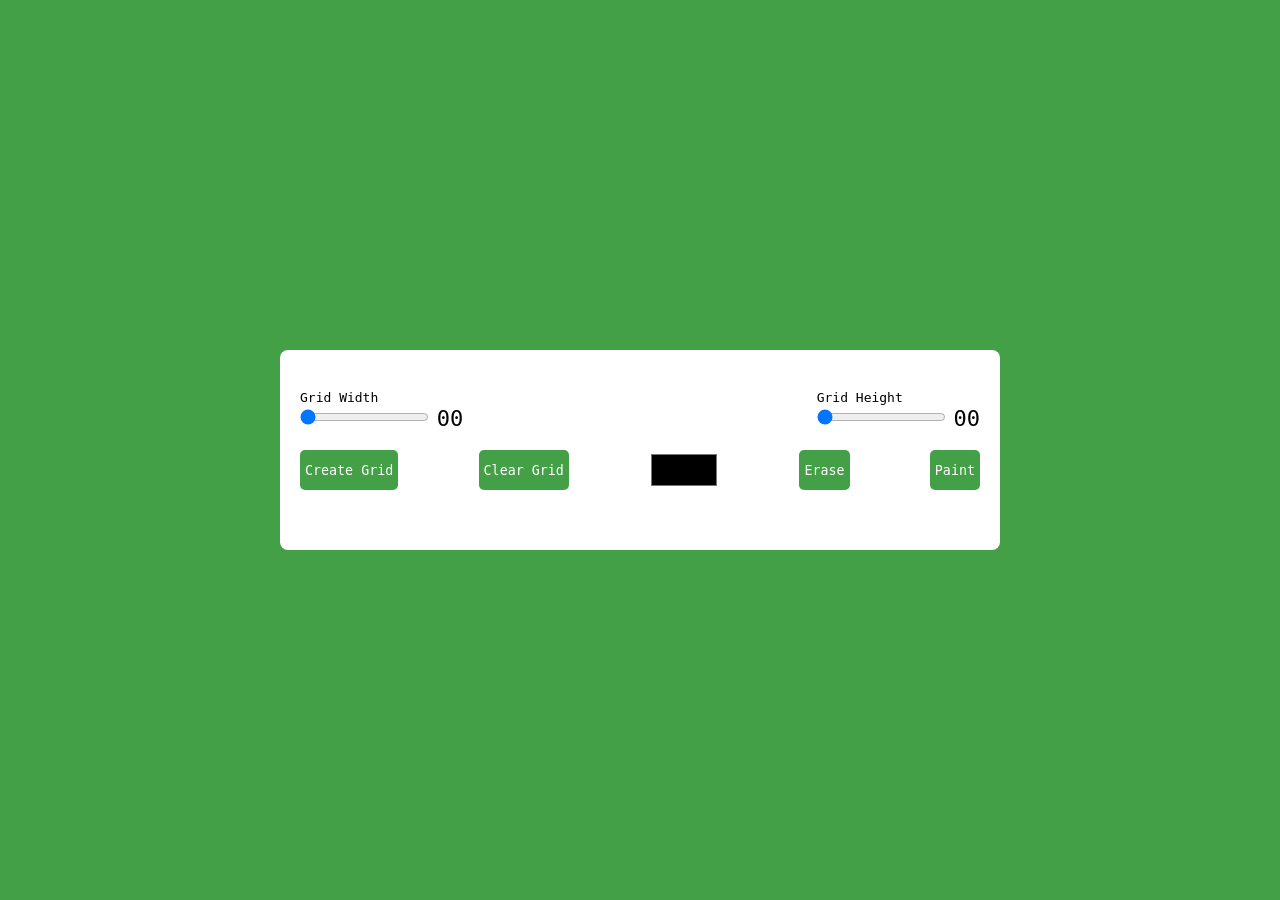
<file: Day #01 - Pixel Art Generator/index.html>
<!DOCTYPE html>
<html lang="en">
<head>
    <meta charset="UTF-8">
    <meta http-equiv="X-UA-Compatible" content="IE=edge">
    <meta name="viewport" content="width=device-width, initial-scale=1.0">

    <!-- Custom CSS Stylesheet -->
    <link rel="stylesheet" href="style.css">

    <title>Pixel Art Generator</title>
</head>
<body>

    <div class="wrapper">
        <div class="options">
            <div class="opt-wrapper">

                <div class="slider">

                    <label for="width-range">
                        Grid Width
                    </label>

                    <input type="range" id="width-range" min="1" max="35">

                    <span id="width-value">00</span>

                </div>

                <div class="slider">

                    <label for="height-range">
                        Grid Height
                    </label>

                    <input type="range" id="height-range" min="1" max="35">

                    <span id="height-value">00</span>

                </div>

            </div>

            <div class="opt-wrapper">
                <button id="submit-grid">Create Grid</button>
                <button id="clear-grid">Clear Grid</button>
                <input type="color" id="color-input">
                <button id="erase-btn">Erase</button>
                <button id="paint-btn">Paint</button>
            </div>
        </div>

        <div class="container"></div>
    </div>
    
    <script src="script.js"></script>

</body>
</html>
</file>
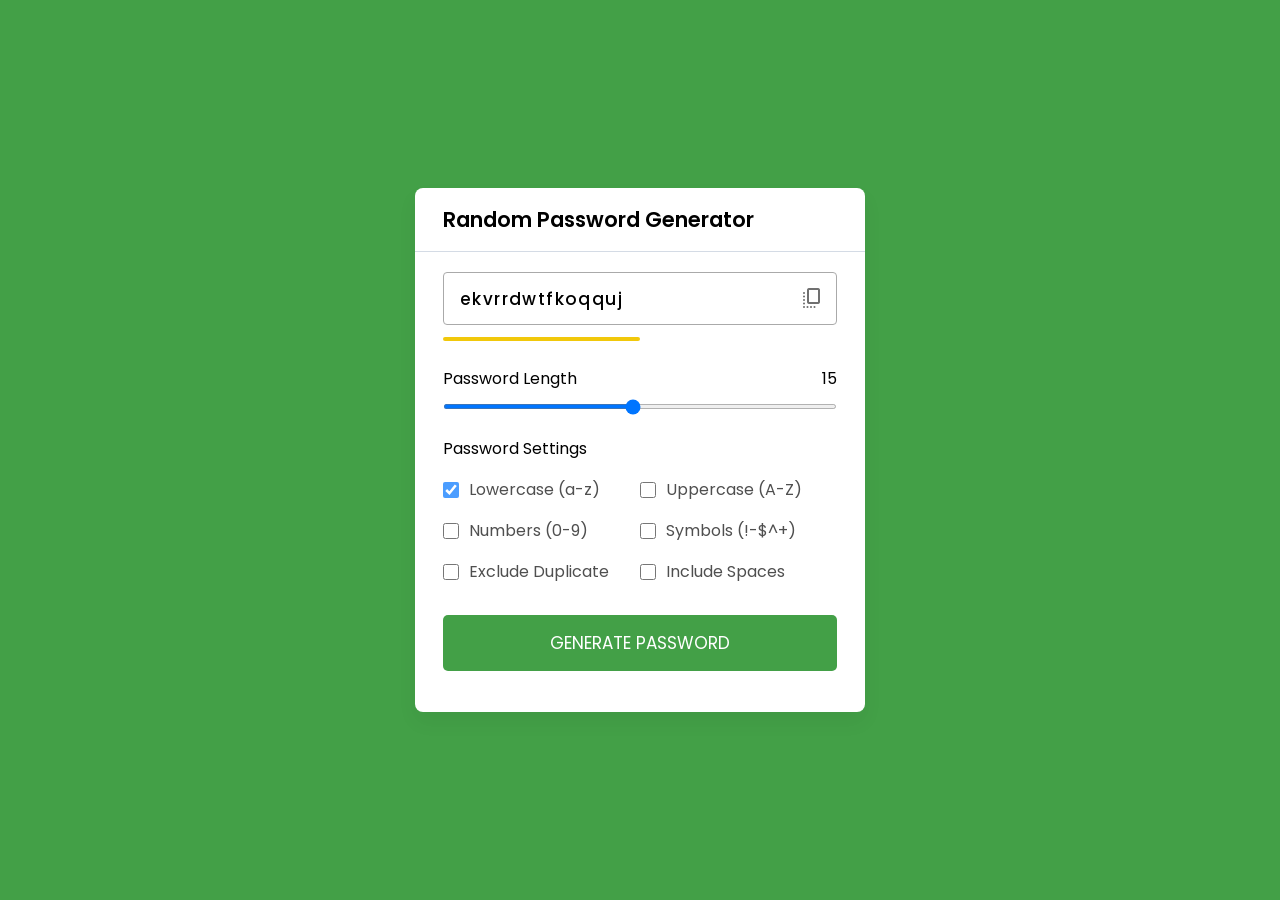
<file: Day #03 - Pass Generator/index.html>
<!DOCTYPE html>
<html lang="en">
<head>
    <meta charset="UTF-8">
    <meta http-equiv="X-UA-Compatible" content="IE=edge">
    <meta name="viewport" content="width=device-width, initial-scale=1.0">

    <!-- Custom CSS Stylesheet -->
    <link rel="stylesheet" href="style.css">

    <!-- Font Awesome -->
    <link rel="stylesheet" href="https://fonts.googleapis.com/css2?family=Material+Symbols+Rounded">

    <title>Random Password Generator</title>
</head>
<body>

    <div class="container">

        <h2>Random Password Generator</h2>

        <div class="wrapper">

            <div class="input-box">
                <input type="text" disabled>

                <span class="material-symbols-rounded">copy_all</span>
            </div>

            <div class="pass-indicator"></div>

            <div class="pass-length">
                <div class="details">
                    <label class="title">Password Length</label>

                    <span></span>
                </div>

                <input type="range" min="1" max="30" value="15" step="1">
            </div>

            <div class="pass-settings">
                <label class="title">Password Settings</label>

                <ul class="options">

                    <li class="option">
                        <input type="checkbox" id="lowercase" checked>
                        <label for="lowercase">Lowercase (a-z)</label>
                    </li>

                    <li class="option">
                        <input type="checkbox" id="uppercase">
                        <label for="uppercase">Uppercase (A-Z)</label>
                    </li>

                    <li class="option">
                        <input type="checkbox" id="numbers">
                        <label for="numbers">Numbers (0-9)</label>
                    </li>

                    <li class="option">
                        <input type="checkbox" id="symbols">
                        <label for="symbols">Symbols (!-$^+)</label>
                    </li>

                    <li class="option">
                        <input type="checkbox" id="exc-duplicate">
                        <label for="exc-duplicate">Exclude Duplicate</label>
                    </li>

                    <li class="option">
                        <input type="checkbox" id="spaces">
                        <label for="spaces">Include Spaces</label>
                    </li>
                </ul>
            </div>

            <button class="generate-btn">Generate Password</button>

        </div>

    </div>
    
    <script src="script.js"></script>

</body>
</html>
</file>
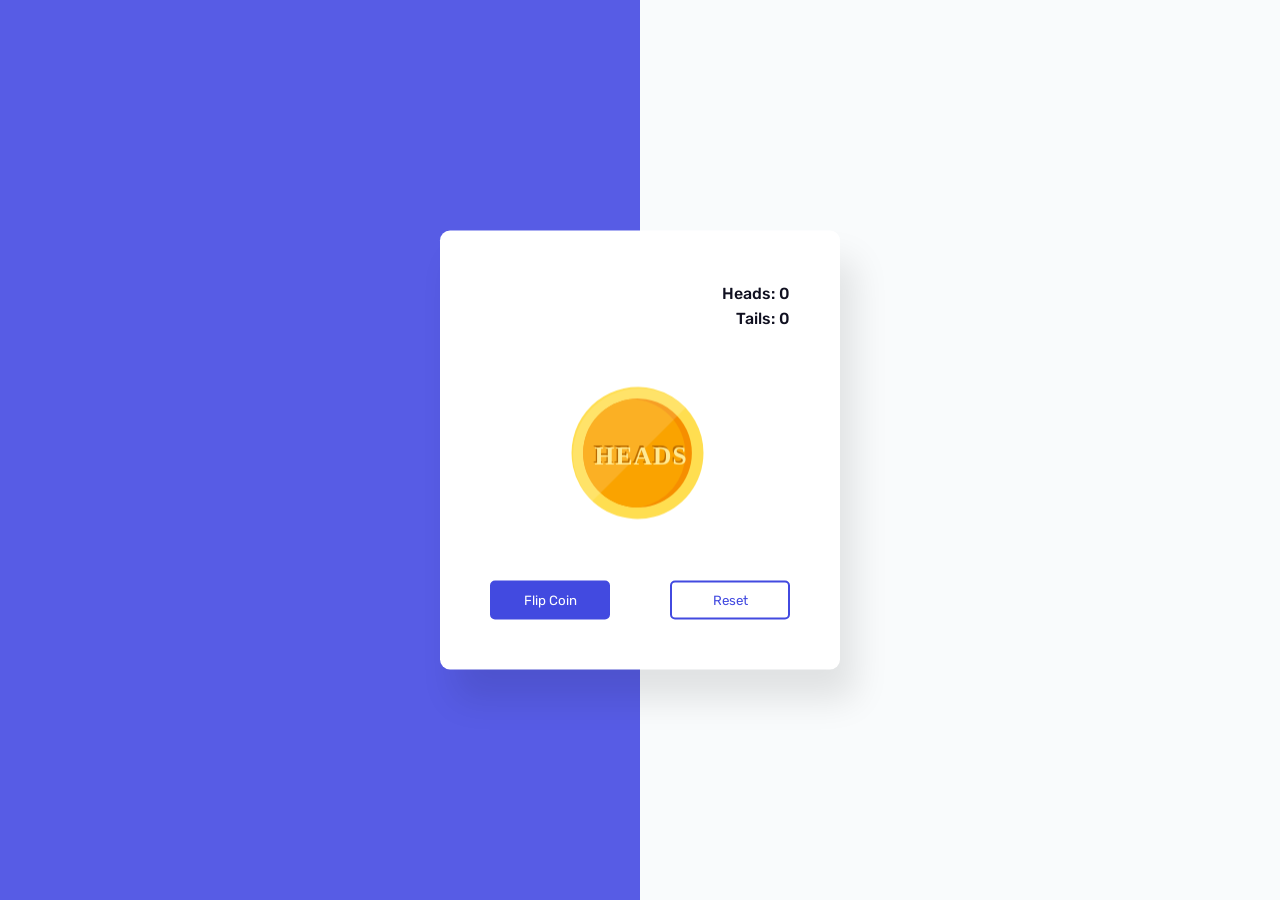
<file: Day #07 - Flip a Coin Game/index.html>
<!DOCTYPE html>
<html lang="en">
<head>
    <meta charset="UTF-8">
    <meta http-equiv="X-UA-Compatible" content="IE=edge">
    <meta name="viewport" content="width=device-width, initial-scale=1.0">

    <!-- Custom CSS Stylesheet -->
    <link rel="stylesheet" href="style.css">

    <title>Flip a Coin Game</title>
</head>
<body>

    <div class="container">
        <div class="stats">
            <p id="heads-count">Heads: 0</p>
            <p id="tails-count">Tails: 0</p>
        </div>

        <div class="coin" id="coin">
            <div class="heads">
                <img src="heads.svg">
            </div>
            <div class="tails">
                <img src="tails.svg">
            </div>
        </div>

        <div class="buttons">
            <button id="flip-button">
                Flip Coin
            </button>
            <button id="reset-button">
                Reset
            </button>
        </div>
    </div>
    
    <script src="script.js"></script>
</body>
</html>
</file>
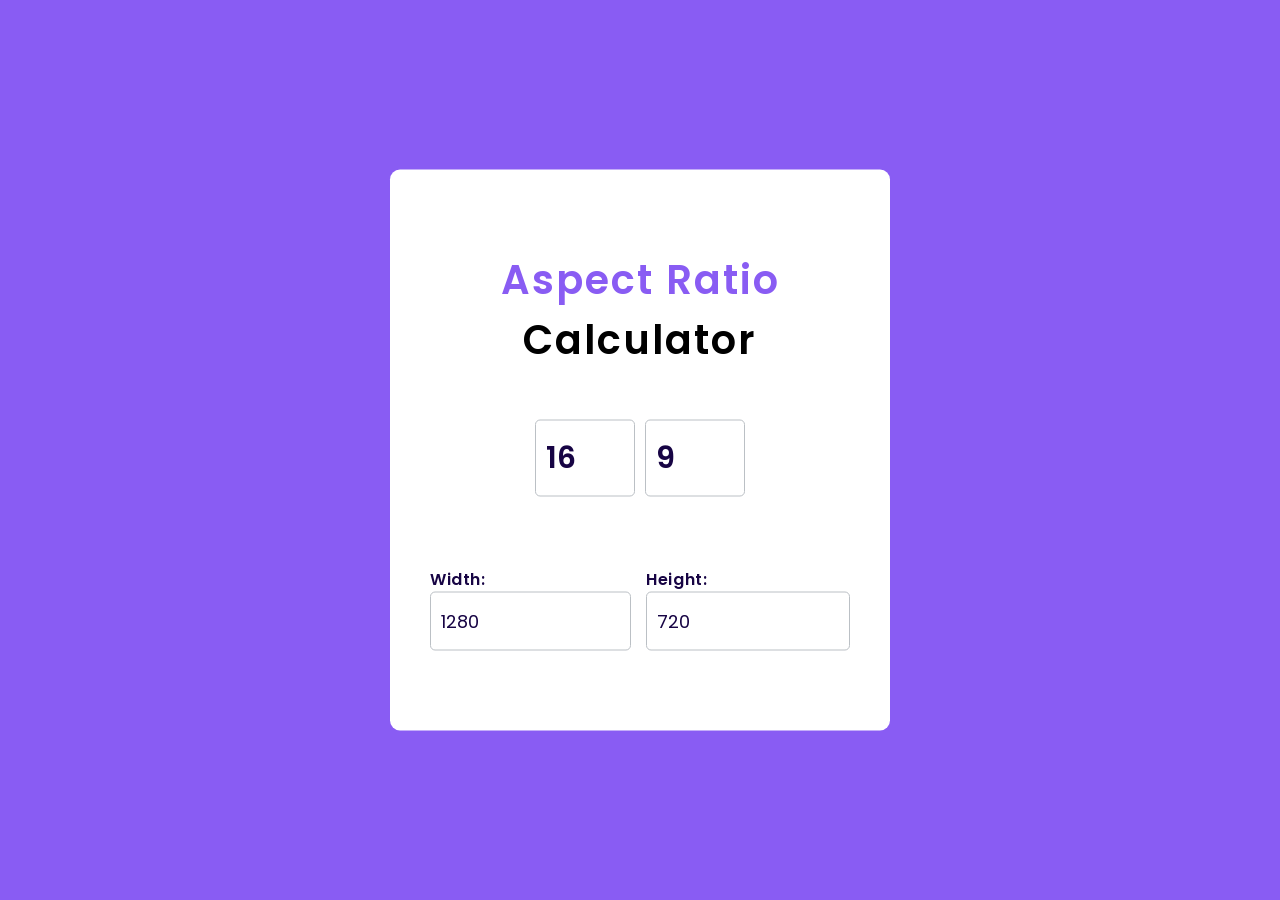
<file: Day #09 - Aspect Ratio Calculator/index.html>
<!DOCTYPE html>
<html lang="en">
<head>
    <meta charset="UTF-8">
    <meta http-equiv="X-UA-Compatible" content="IE=edge">
    <meta name="viewport" content="width=device-width, initial-scale=1.0">

    <!-- Custom CSS Stylesheet -->
    <link rel="stylesheet" href="style.css">

    <title>Aspect Ratio Calculator</title>
</head>
<body>

    <div class="container">
        <h2>
            <span>Aspect Ratio</span>
            Calculator
        </h2>

        <div class="wrapper-1">
            <input type="number" id="ratio-width" value="16">
            <input type="number" id="ratio-height" value="9">
        </div>
        <div class="box">
            <div class="wrapper-2">
                <label for="width">Width:</label>
                <input type="number" id="width" value="1280">
            </div>

            <div class="wrapper-3">
                <label for="height">Height:</label>
                <input type="number" id="height" value="720">
            </div>
        </div>
    </div>
    
    <script src="script.js"></script>
</body>
</html>
</file>
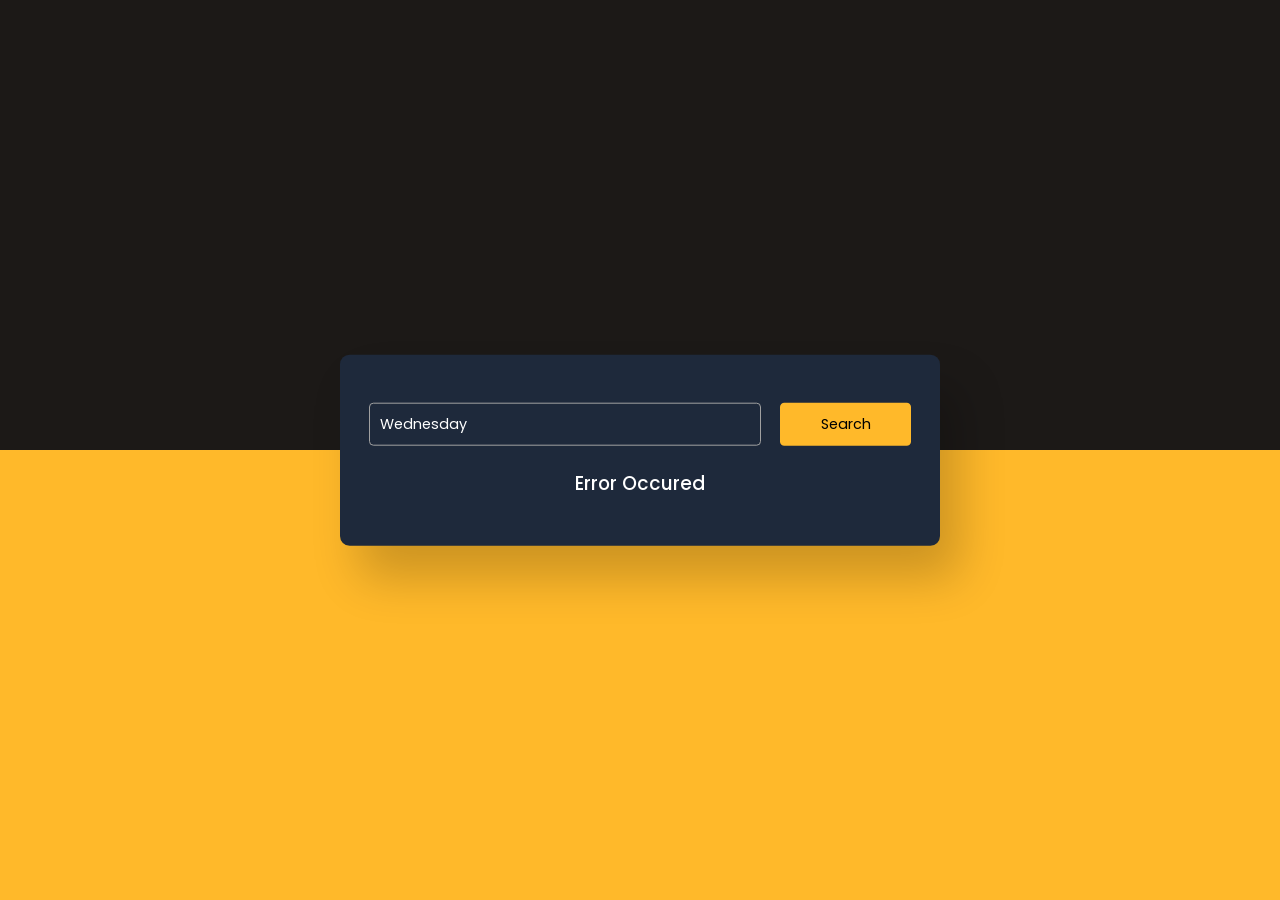
<file: Day #11 - Movie Info App/index.html>
<!DOCTYPE html>
<html lang="en">
<head>
    <meta charset="UTF-8">
    <meta http-equiv="X-UA-Compatible" content="IE=edge">
    <meta name="viewport" content="width=device-width, initial-scale=1.0">

    <!-- Custom CSS Stylesheet -->
    <link rel="stylesheet" href="style.css">

    <title>Movie Guide App</title>
</head>
<body>
    <div class="container">
        <div class="search-container">

            <input type="text" id="movie-name" placeholder="Enter movie name here..." value="Wednesday">
            <button id="search-btn">Search</button>

        </div>

        <div id="result"></div>
    </div>

    <script src="key.js"></script>
    <script src="script.js"></script>
</body>
</html>
</file>
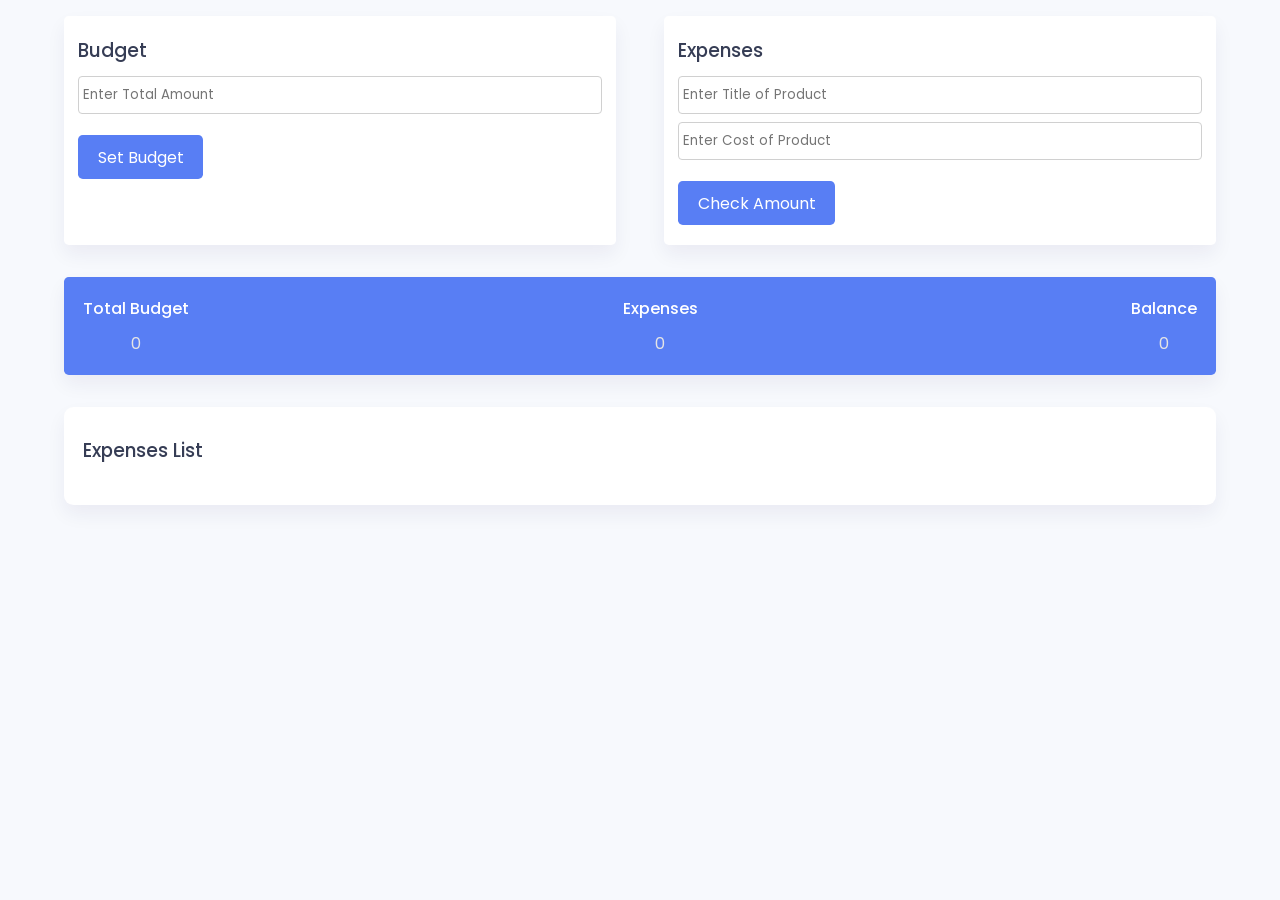
<file: Day #18 - Budget App/index.html>
<!DOCTYPE html>
<html lang="en">
<head>
    <meta charset="UTF-8">
    <meta http-equiv="X-UA-Compatible" content="IE=edge">
    <meta name="viewport" content="width=device-width, initial-scale=1.0">

    <!-- Custom CSS Stylesheet-->
    <link rel="stylesheet" href="style.css">

    <!-- Font Awesome -->
    <link rel="stylesheet" href="https://cdnjs.cloudflare.com/ajax/libs/font-awesome/6.3.0/css/all.min.css">

    <title>Budget App</title>
</head>
<body>
    <div class="wrapper">
        <div class="container">

            <div class="sub-container">

                <div class="total-amount-container">
                    <h3>Budget</h3>

                    <p class="hide error" id="budget-error">
                        Value cannot be empty or negative
                    </p>

                    <input type="number" id="total-amount" placeholder="Enter Total Amount">

                    <button class="submit" id="total-amount-button">
                        Set Budget
                    </button>
                </div>

                <div class="user-amount-container">
                    <h3>Expenses</h3>

                    <p class="hide error" id="product-title-error">
                        Values cannot be empty
                    </p>

                    <input type="text" class="product-title" id="product-title" placeholder="Enter Title of Product">
                    <input type="number" id="user-amount" placeholder="Enter Cost of Product">
                    <button class="submit" id="check-amount">Check Amount</button>
                </div>

            </div>

            <div class="output-container flex-space">
                <div>
                    <p>Total Budget</p>

                    <span id="amount">
                        0
                    </span>
                </div>
                <div>
                    <p>Expenses</p>
                    <span id="expenditure-value">
                        0
                    </span>
                </div>
                <div>
                    <p>Balance</p>
                    <span id="balance-amount">
                        0
                    </span>
                </div>
            </div>

        </div>

        <div class="list">
            <h3>Expenses List</h3>
            <div class="list-container" id="list"></div>
        </div>
    </div>

    <script src="script.js"></script>
</body>
</html>
</file>
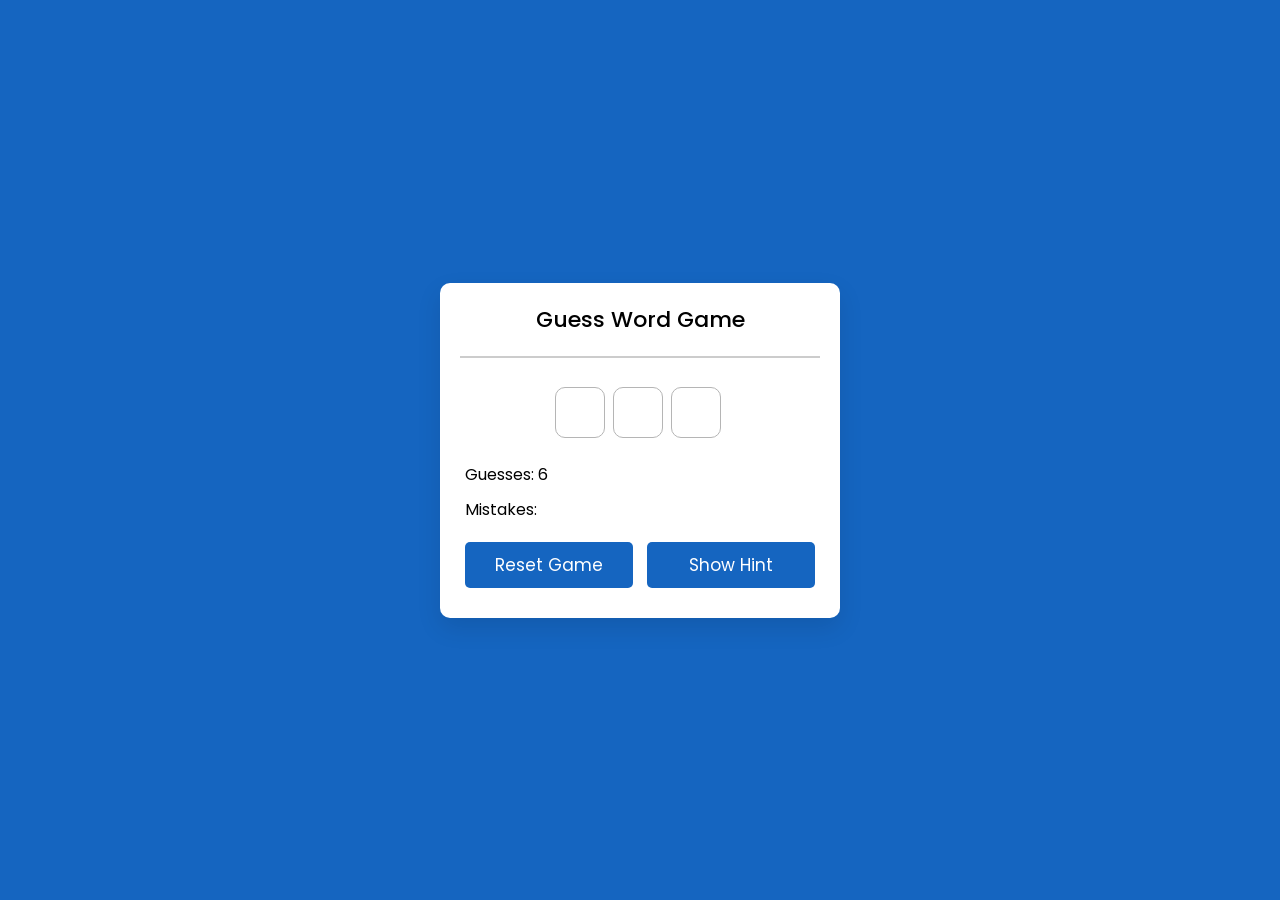
<file: Day #23 - Guess The Word Game/index.html>
<!DOCTYPE html>
<html lang="en">
<head>
    <meta charset="UTF-8">
    <meta http-equiv="X-UA-Compatible" content="IE=edge">
    <meta name="viewport" content="width=device-width, initial-scale=1.0">

    <!-- Custom CSS Stylesheet -->
     <link rel="stylesheet" href="style.css">

    <title>Guess The Word</title>
</head>
<body>

    <div class="wrapper">
        <h1>Guess Word Game</h1>

        <div class="content">
            <input type="text" class="type-input" maxlength="1">

            <div class="word"></div>

            <div class="info">
                <p class="guess">Guesses: <span></span></p>
                <p class="wrong">Mistakes: <span></span></p>
                <p class="hint">Hint: <span></span></p>
            </div>

            <div class="buttons">
                <button class="reset">Reset Game</button>
                <button class="showhint">Show Hint</button>
            </div>
        </div>
    </div>
    
    <script src="words-db.js"></script>
    <script src="script.js"></script>
</body>
</html>
</file>
<file: Day #01 - Pixel Art Generator/style.css>
* 
{
    padding: 0;
    margin: 0;
    box-sizing: border-box;
    font-family: monospace;
}

body 
{
    background-color: #43a047;
}

.wrapper 
{
    background-color: #fff;
    width: 80vmin;
    position: absolute;
    transform: translate(-50%, -50%);
    top: 50%;
    left: 50%;
    padding: 40px 20px;
    border-radius: 8px;
}

label 
{
    display: block;
}

span 
{
    position: relative;
    font-size: 22px;
    bottom: -1px;
}

.opt-wrapper 
{
    display: flex;
    justify-content: space-between;
    margin-bottom: 20px;
    gap: 10px;
}

button 
{
    background-color: #43a047;
    border: none;
    border-radius: 5px;
    padding: 5px;
    color: #fff;
}

input[type="color"]
{
    -webkit-appearance: none;
    -moz-appearance: none;
    appearance: none;
    background-color: transparent;
    width: 70px;
    height: 40px;
    border: none;
    cursor: pointer;
}

input[type="color"]::-moz-color-swatch 
{
    border-radius: 8px;
    border: 4px solid #000;
}

.gridCol 
{
    height: 1em;
    width: 1em;
    border: 1px solid #ddd;
}

.gridRow 
{
    display: flex;
}

@media only screen and (max-width: 768px) 
{
    .gridCol 
    {
        height: 0.8em;
        width: 0.8em;
    }
}
</file>
<file: Day #03 - Pass Generator/style.css>
@import url('https://fonts.googleapis.com/css2?family=Poppins:wght@400;500;600&display=swap');

* 
{
    margin: 0;
    padding: 0;
    box-sizing: border-box;
    font-family: "Poppins", sans-serif;
}

body 
{
    display: flex;
    align-items: center;
    justify-content: center;
    min-height: 100vh;
    background: #43A047;
}

.container 
{
    width: 450px;
    background: #fff;
    border-radius: 8px;
    box-shadow: 0 10px 20px rgba(0, 0, 0, 0.05);
}

.container h2 
{
    font-weight: 600;
    font-size: 1.31rem;
    padding: 1rem 1.75rem;
    border-bottom: 1px solid #d4dbe5;
}

.wrapper 
{
    margin: 1.25rem 1.75rem;
}

.wrapper .input-box 
{
    position: relative;
}

.input-box input 
{
    width: 100%;
    height: 53px;
    color: #000;
    background: none;
    font-size: 1.06rem;
    font-weight: 500;
    border-radius: 4px;
    letter-spacing: 1.4px;
    border: 1px solid #aaa;
    padding: 0 2.85rem 0 1rem;
}

.input-box span 
{
    position: absolute;
    right: 13px;
    cursor: pointer;
    line-height: 53px;
    color: #707070;
}

.input-box span:hover 
{
    color: #43A047 !important;
}

.wrapper .pass-indicator 
{
    width: 100%;
    height: 4px;
    position: relative;
    margin-top: 0.75rem;
    border-radius: 25px;
}

.pass-indicator::before 
{
    position: absolute;
    content: "";
    height: 100%;
    width: 50%;
    border-radius: inherit;
    transition: width 0.3s ease;
}

.pass-indicator#weak::before 
{
    width: 20%;
    background: #e64a4a;
}

.pass-indicator#medium::before 
{
    width: 50%;
    background: #f1c80b;
}

.pass-indicator#strong::before 
{
    width: 100%;
    background: #43A047;
}

.wrapper .pass-length 
{
    margin: 1.56rem 0 1.25rem;
}

.pass-length .details 
{
    display: flex;
    justify-content: space-between;
}

.pass-length input 
{
    width: 100%;
    height: 5px;
}

.pass-settings .options 
{
    display: flex;
    list-style: none;
    flex-wrap: wrap;
    margin-top: 1rem;
}

.pass-settings .options .option 
{
    display: flex;
    align-items: center;
    margin-bottom: 1rem;
    width: calc(100% / 2);
}

.options .option:first-child 
{
    pointer-events: none;
}

.options .option:first-child input 
{
    opacity: 0.7;
}

.options .option input 
{
    height: 16px;
    width: 16px;
    cursor: pointer;
}

.options .option label 
{
    cursor: pointer;
    color: #4f4f4f;
    padding-left: 0.63rem;
}

.wrapper .generate-btn 
{
    width: 100%;
    color: #fff;
    border: none;
    outline: none;
    cursor: pointer;
    background: #43A047;
    font-size: 1.06rem;
    padding: 0.94rem 0;
    border-radius: 5px;
    text-transform: uppercase;
    margin: 0.94rem 0 1.3rem;
}
</file>
<file: Day #07 - Flip a Coin Game/style.css>
@import url('https://fonts.googleapis.com/css2?family=Rubik:wght@300;400;500;600;700&display=swap');

* 
{
    margin: 0;
    padding: 0;
    box-sizing: border-box;
    font-family: "Rubik", sans-serif;
}

body 
{
    height: 100%;
    background: linear-gradient(to right, #575ce5 50%, #f9fbfc 50%) fixed;
}

.container
{
    background: #fff;
    width: 400px;
    padding: 50px;
    position: absolute;
    transform: translate(-50%, -50%);
    top: 50%;
    left: 50%;
    box-shadow: 15px 30px 35px rgba(0, 0, 0, 0.1);
    border-radius: 10px;
    -webkit-perspective: 300px;
    perspective: 300px;
}

.stats 
{
    text-align: right;
    color: #101020;
    font-weight: 500;
    line-height: 25px;
}

.coin 
{
    height: 150px;
    width: 150px;
    position: relative;
    margin: 50px auto;
    -webkit-transform-style: preserve-3d;
    transform-style: preserve-3d;
}

.tails 
{
    transform: rotateX(180deg);
}

.buttons 
{
    display: flex;
    justify-content: space-between;
}

.coin img 
{
    width: 145px;
}

.heads, .tails 
{
    position: absolute;
    width: 100%;
    height: 100%;
    backface-visibility: hidden;
    -webkit-backface-visibility: hidden;
}

button 
{
    width: 120px;
    padding: 10px 0;
    border: 2.5px solid #424ae0;
    border-radius: 5px;
    cursor: pointer;
}

#flip-button 
{
    background: #424ae0;
    color: #fff;
}

#flip-button:disabled 
{
    background-color: #e1e0ee;
    color: #101020;
    border-color: #e1e0ee;
}

#reset-button 
{
    background: #fff;
    color: #424ae0;
}

@keyframes spin-tails 
{
    0% 
    {
        transform: rotateX(0);
    }
    100%
    {
        transform: rotateX(1980deg);
    }
}

@keyframes spin-heads 
{
    0%
    {
        transform: rotateX(0);
    }
    100%
    {
        transform: rotateX(2160deg);
    }
}
</file>
<file: Day #09 - Aspect Ratio Calculator/style.css>
@import url('https://fonts.googleapis.com/css2?family=Poppins:wght@300;400;500;600&display=swap');

* 
{
    padding: 0;
    margin: 0;
    box-sizing: border-box;
    font-family: "Poppins", sans-serif;
}

body 
{
    background-color: #895cf3;
}

.container 
{
    width: 500px;
    background: #fff;
    padding: 80px 40px;
    position: absolute;
    transform: translate(-50%, -50%);
    top: 50%;
    left: 50%;
    border-radius: 10px;
    box-shadow: 0 30px 45px rgba(18. 8, 39, 0.2);
}

h2 
{
    text-align: center;
    font-size: 40px;
    font-weight: 600;
    letter-spacing: 2px;
}

h2 span 
{
    color: #895cf3;
}

.wrapper-1 
{
    display: flex;
    align-items: center;
    justify-content: center;
    margin: 50px 0 70px 0;
    gap: 10px;
}

.wrapper-1 input 
{
    width: 100px;
    font-size: 30px;
    font-weight: 600;
}

input 
{
    padding: 15px 10px;
    border: 1px solid #bbc0c5;
    border-radius: 5px;
    color: #170444;
    outline: none;
}

input:focus 
{
    border: 2px solid #895cf3;
}

label 
{
    color: #170444;
    font-weight: 600;
    letter-spacing: 0.6px;
}

.box 
{
    display: flex;
    justify-content: space-between;
    gap: 15px;
}

.wrapper-2 input, .wrapper-3 input 
{
    width: 100%;
    font-size: 18px;
}
</file>
<file: Day #11 - Movie Info App/style.css>
@import url('https://fonts.googleapis.com/css2?family=Poppins:wght@300;500;600;700&display=swap');

* 
{
    margin: 0;
    padding: 0;
    box-sizing: border-box;
    font-family: "Poppins", sans-serif;
}

body 
{
    height: 100vh;
    background: linear-gradient(#1c1917 50%, #ffb92a 50%);
}

.container 
{
    font-size: 16px;
    width: 90vw;
    max-width: 37.5em;
    padding: 3em 1.8em;
    background-color: #1e293b;
    position: absolute;
    transform: translate(-50%, -50%);
    top: 50%;
    left: 50%;
    border-radius: 0.6em;
    box-shadow: 1.2em 2em 3em rgba(0, 0, 0, 0.2);
}

.search-container 
{
    display: grid;
    grid-template-columns: 9fr 3fr;
    gap: 1.2em;
}

.search-container input, .search-container button 
{
    font-size: 0.9em;
    outline: none;
    border-radius: 0.3em;
}

.search-container input 
{
    background-color: transparent;
    border: 1px solid #a0a0a0;
    color: #fff;
    padding: 0.7em;
}

.search-container input:focus 
{
    border-color: #fff;
}

.search-container button 
{
    background-color: #ffb92a;
    border: none;
    cursor: pointer;
}

#result 
{
    color: #fff;
}

.info 
{
    position: relative;
    display: grid;
    grid-template-columns: 4fr 8fr;
    margin-top: 1.2em;
}

.poster 
{
    width: 100%;
}

h2 
{
    text-align: center;
    font-size: 1.5em;
    font-weight: 600;
    letter-spacing: 0.06em;
}

.rating 
{
    display: flex;
    align-items: center;
    justify-content: center;
    gap: 0.6em;
    margin: 0.6em 0 0.9em 0;
}

.rating img 
{
    width: 1.2em;
}

.rating h4 
{
    display: inline-block;
    font-size: 1.1em;
    font-weight: 500;
}

.details 
{
    display: flex;
    font-size: 0.95em;
    gap: 1em;
    justify-content: center;
    color: #a0a0a0;
    margin: 0.6em 0;
    font-weight: 300;
}

.genre 
{
    display: flex;
    justify-content: space-around;
}

.genre div 
{
    border: 1px solid #a0a0a0;
    font-size: 0.75em;
    padding: 0.4em 1.6em;
    border-radius: 0.4em;
    font-weight: 300;
}

h3 
{
    font-weight: 500;
    margin-top: 1.2em;
}

p 
{
    font-size: 0.9em;
    font-weight: 300;
    line-height: 1.8em;
    text-align: justify;
    color: #a0a0a0;
}

.msg 
{
    text-align: center;
}

@media screen and (max-width: 600px) 
{
    .container 
    {
        font-size: 14px;
    }
    .poster 
    {
        margin: auto;
        width: auto;
        max-height: 10.8em;
    }
    .info 
    {
        grid-template-columns: 1fr;
    }
}
</file>
<file: Day #18 - Budget App/style.css>
@import url('https://fonts.googleapis.com/css2?family=Poppins:wght@300;400;500;600;700&display=swap');

* 
{
    padding: 0;
    margin: 0;
    box-sizing: border-box;
    font-family: "Poppins", sans-serif;
}

body 
{
    background-color: #f7f9fd;
}

.wrapper 
{
    width: 90%;
    font-size: 16px;
    max-width: 43.753m;
    margin: 1em auto;
}

.container 
{
    width: 100%;
}

.sub-container 
{
    width: 100%;
    display: grid;
    grid-template-columns: 1fr 1fr;
    gap: 3em;
}

.flex 
{
    display: flex;
    align-items: center;
}

.flex-space 
{
    display: flex;
    justify-content: space-between;
    align-items: center;
}

.wrapper h3 
{
    color: #363d55;
    font-weight: 500;
    margin-bottom: 0.6em;
}

.container input 
{
    display: block;
    width: 100%;
    padding: 0.6em 0.3em;
    border: 1px solid #d0d0d0;
    border-radius: 0.3em;
    color: #414a67;
    font-weight: 400;
    margin-bottom: 0.6em;
}

.container input:focus 
{
    border-color: #587ef4;
}

.total-amount-container, .user-amount-container 
{
    background:#fff;
    padding: 1.25em 0.9em;
    border-radius: 0.3em;
    box-shadow: 0 0.6em 1.2em rgba(28, 0, 80, 0.06);
}

.output-container 
{
    background-color: #587ef4;
    color: #fff;
    border-radius: 0.3em;
    box-shadow: 0 0.6em 1.2em rgba(28, 0, 80, 0.06);
    margin: 2em 0;
    padding: 1.2em;
}

.output-container p 
{
    font-weight: 500;
    margin-bottom: 0.6em;
}

.output-container span 
{
    display: block;
    text-align: center;
    font-weight: 400;
    color: #e5e5e5;
}

.submit 
{
    font-size: 1em;
    margin-top: 0.8em;
    background-color: #587ef4;
    border: none;
    outline: none;
    color: #fff;
    padding: 0.6em 1.2em;
    border-radius: 0.3em;
    cursor: pointer;
}

.list 
{
    background-color: #fff;
    padding: 1.8em 1.2em;
    box-shadow: 0 0.6em 1.2em rgba(28, 0, 80, 0.06);
    border-radius: 0.6em;
}

.sublist-content 
{
    width: 100%;
    border-left: 0.3em solid #587ef4;
    margin-bottom: 0.6em;
    padding: 0.5em 1em;
    display: grid;
    grid-template-columns: 3fr 2fr 1fr 1fr;
}

.product 
{
    font-weight: 500;
    color: #363d55;
}

.amount 
{
    color: #414a67;
    margin-left: 20%;
}

.icon-container 
{
    width: 5em;
    margin: 1.2em;
    align-items: center;
}

.product-title 
{
    margin-bottom: 1em;
}

.hide 
{
    display: none;
}

.error 
{
    color: #ff465a;
}

.edit 
{
    margin-left: auto;
}

.edit, .delete 
{
    background: transparent;
    cursor: pointer;
    margin-right: 1.5em;
    border: none;
    color: #587ef4;
}

@media screen and (max-width: 600px) 
{
    .wrapper 
    {
        font-size: 14px;
    }
    .sub-container 
    {
        grid-template-columns: 1fr;
    }
}
</file>
<file: Day #23 - Guess The Word Game/style.css>
@import url('https://fonts.googleapis.com/css2?family=Poppins:wght@300;400;500;600;700&display=swap');

* 
{
    margin: 0;
    padding: 0;
    box-sizing: border-box;
    font-family: "Poppins", sans-serif;
}

body 
{
    min-height: 100vh;
    display: flex;
    align-items: center;
    justify-content: center;
    padding: 0 10px;
    background-color: #1565c0;
}

.wrapper 
{
    width: 400px;
    background-color: #fff;
    border-radius: 10px;
    box-shadow: 0 10px 25px rgba(0, 0, 0, 0.1);
}

.wrapper h1 
{
    font-size: 22px;
    text-align: center;
    font-weight: 500;
    border-bottom: 2px solid #ccc;
    margin: 0 20px;
    padding: 20px 25px;
}

.wrapper .content 
{
    margin: 25px 25px 30px;
}

.content .word 
{
    display: flex;
    flex-wrap: wrap;
    justify-content: center;
}

.word input 
{
    height: 51px;
    width: 50px;
    margin: 4px;
    color: #0d47a1;
    border: 1px solid #b5b5b5;
    background: none;
    text-align: center;
    border-radius: 10px;
    text-transform: uppercase;
    pointer-events: none;
    font-size: 22px;
    font-weight: 500;
}

.type-input 
{
    z-index: -999;
    position: absolute;
    pointer-events: none;
    opacity: 0;
}

.word input:first-child 
{
    margin-left: 0;
}

.content .info 
{
    margin: 20px 0;
}

.info p 
{
    font-size: 16px;
    margin-bottom: 10px;
}

.buttons 
{
    display: flex;
    justify-content: space-between;
}

.content .buttons .reset, .content .buttons .showhint 
{
    width: 48%;
    border: none;
    cursor: pointer;
    color: #fff;
    outline: none;
    padding: 10px 0;
    font-size: 17px;
    background-color: #1565c0;
    border-radius: 5px;
    transition: all 0.3s ease;
}

.content .buttons .reset:hover, .content .buttons .showhint:hover 
{
    background-color: #1e88e5;
}

@media screen and (max-width: 450px) 
{
    .wrapper 
    {
        width: 100%;
    }
    .wrapper h1 
    {
        font-size: 20px;
        padding: 16px 20px;
    }
    .wrapper .content 
    {
        margin: 25px 20px 30px;
    }
    .word input 
    {
        height: 46px;
        width: 45px;
        margin: 3px;
        font-size: 19px;
    }
    .content .info p 
    {
        font-size: 15px;
    }
    .content .buttons .reset 
    {
        padding: 9px 0;
        font-size: 15px;
    }
}
</file>
